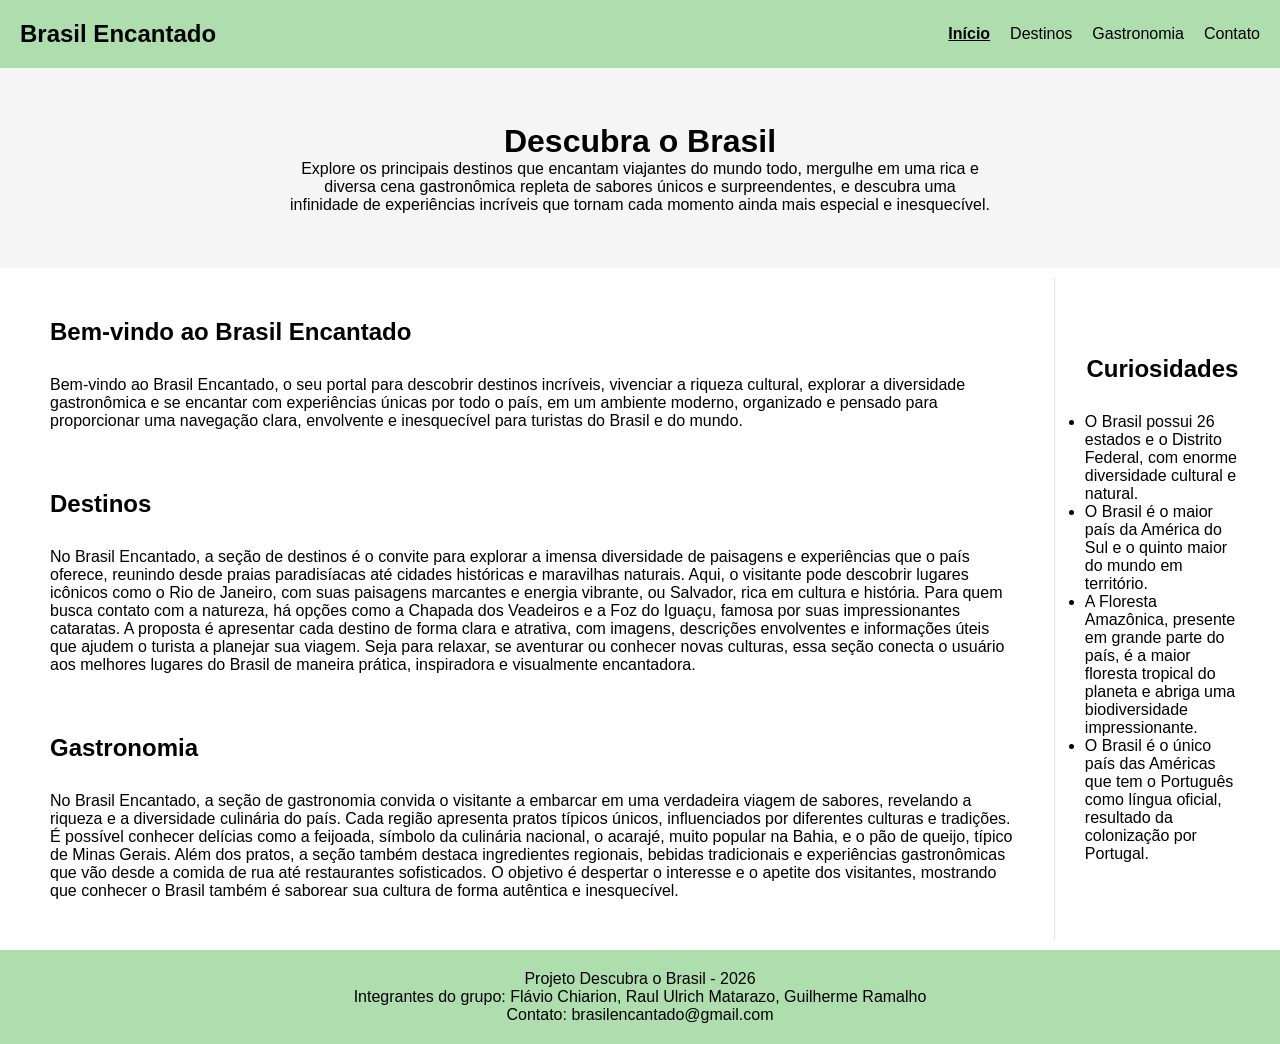
<file: index.html>
<!doctype html>
<html lang="pt-BR">
  <head>
    <meta charset="UTF-8" />
    <meta name="viewport" content="width=device-width, initial-scale=1.0" />
    <title>Descubra o Brasil</title>
    <link rel="stylesheet" href="css/style.css" />
  </head>
  <body>
    <nav>
      <h1>Brasil Encantado</h1>
      <ul>
        <li><a href="index.html" class="link-ativo">Início</a></li>
        <li><a href="destinos.html">Destinos</a></li>
        <li><a href="gastronomia.html">Gastronomia</a></li>
        <li><a href="contato.html">Contato</a></li>
      </ul>
    </nav>

    <header>
      <h1>Descubra o Brasil</h1>
      <p>
        Explore os principais destinos que encantam viajantes do mundo todo,
        mergulhe em uma rica e diversa cena gastronômica repleta de sabores
        únicos e surpreendentes, e descubra uma infinidade de experiências
        incríveis que tornam cada momento ainda mais especial e inesquecível.
      </p>
    </header>

    <main>
      <article>
        <section>
          <h2>Bem-vindo ao Brasil Encantado</h2>
          <p>
            Bem-vindo ao Brasil Encantado, o seu portal para descobrir destinos
            incríveis, vivenciar a riqueza cultural, explorar a diversidade
            gastronômica e se encantar com experiências únicas por todo o país,
            em um ambiente moderno, organizado e pensado para proporcionar uma
            navegação clara, envolvente e inesquecível para turistas do Brasil e
            do mundo.
          </p>
          <!-- <img
            src="img/turismo-no-brasil-tudo-sobre-historia-economia-oito-tipos.jpg"
            alt="Paisagem turística do Brasil"
          /> -->
        </section>
        <section>
          <h2>Destinos</h2>
          <p>
            No Brasil Encantado, a seção de destinos é o convite para explorar a
            imensa diversidade de paisagens e experiências que o país oferece,
            reunindo desde praias paradisíacas até cidades históricas e
            maravilhas naturais. Aqui, o visitante pode descobrir lugares
            icônicos como o Rio de Janeiro, com suas paisagens marcantes e
            energia vibrante, ou Salvador, rica em cultura e história. Para quem
            busca contato com a natureza, há opções como a Chapada dos Veadeiros
            e a Foz do Iguaçu, famosa por suas impressionantes cataratas. A
            proposta é apresentar cada destino de forma clara e atrativa, com
            imagens, descrições envolventes e informações úteis que ajudem o
            turista a planejar sua viagem. Seja para relaxar, se aventurar ou
            conhecer novas culturas, essa seção conecta o usuário aos melhores
            lugares do Brasil de maneira prática, inspiradora e visualmente
            encantadora.
          </p>
          <!-- <img
            src="img/turismo-no-brasil.jpg"
            alt="Paisagem turística do Brasil"
          /> -->
        </section>
        <section>
          <h2>Gastronomia</h2>
          <p>
            No Brasil Encantado, a seção de gastronomia convida o visitante a
            embarcar em uma verdadeira viagem de sabores, revelando a riqueza e
            a diversidade culinária do país. Cada região apresenta pratos
            típicos únicos, influenciados por diferentes culturas e tradições. É
            possível conhecer delícias como a feijoada, símbolo da culinária
            nacional, o acarajé, muito popular na Bahia, e o pão de queijo,
            típico de Minas Gerais. Além dos pratos, a seção também destaca
            ingredientes regionais, bebidas tradicionais e experiências
            gastronômicas que vão desde a comida de rua até restaurantes
            sofisticados. O objetivo é despertar o interesse e o apetite dos
            visitantes, mostrando que conhecer o Brasil também é saborear sua
            cultura de forma autêntica e inesquecível.
          </p>
          <!-- <img
            src="img/turismo-no-brasil.jpg"
            alt="Paisagem turística do Brasil"
          /> -->
        </section>
      </article>

      <aside>
        <h2>Curiosidades</h2>
        <ul>
          <li>
            O Brasil possui 26 estados e o Distrito Federal, com enorme
            diversidade cultural e natural.
          </li>
          <li>
            O Brasil é o maior país da América do Sul e o quinto maior do mundo
            em território.
          </li>
          <li>
            A Floresta Amazônica, presente em grande parte do país, é a maior
            floresta tropical do planeta e abriga uma biodiversidade
            impressionante.
          </li>
          <li>
            O Brasil é o único país das Américas que tem o Português como língua
            oficial, resultado da colonização por Portugal.
          </li>
        </ul>
      </aside>
    </main>

    <footer>
      <p>Projeto Descubra o Brasil - 2026</p>
      <p>
        Integrantes do grupo: Flávio Chiarion, Raul Ulrich Matarazo, Guilherme
        Ramalho
      </p>
      <p>Contato: brasilencantado@gmail.com</p>
    </footer>
  </body>
</html>
</file>
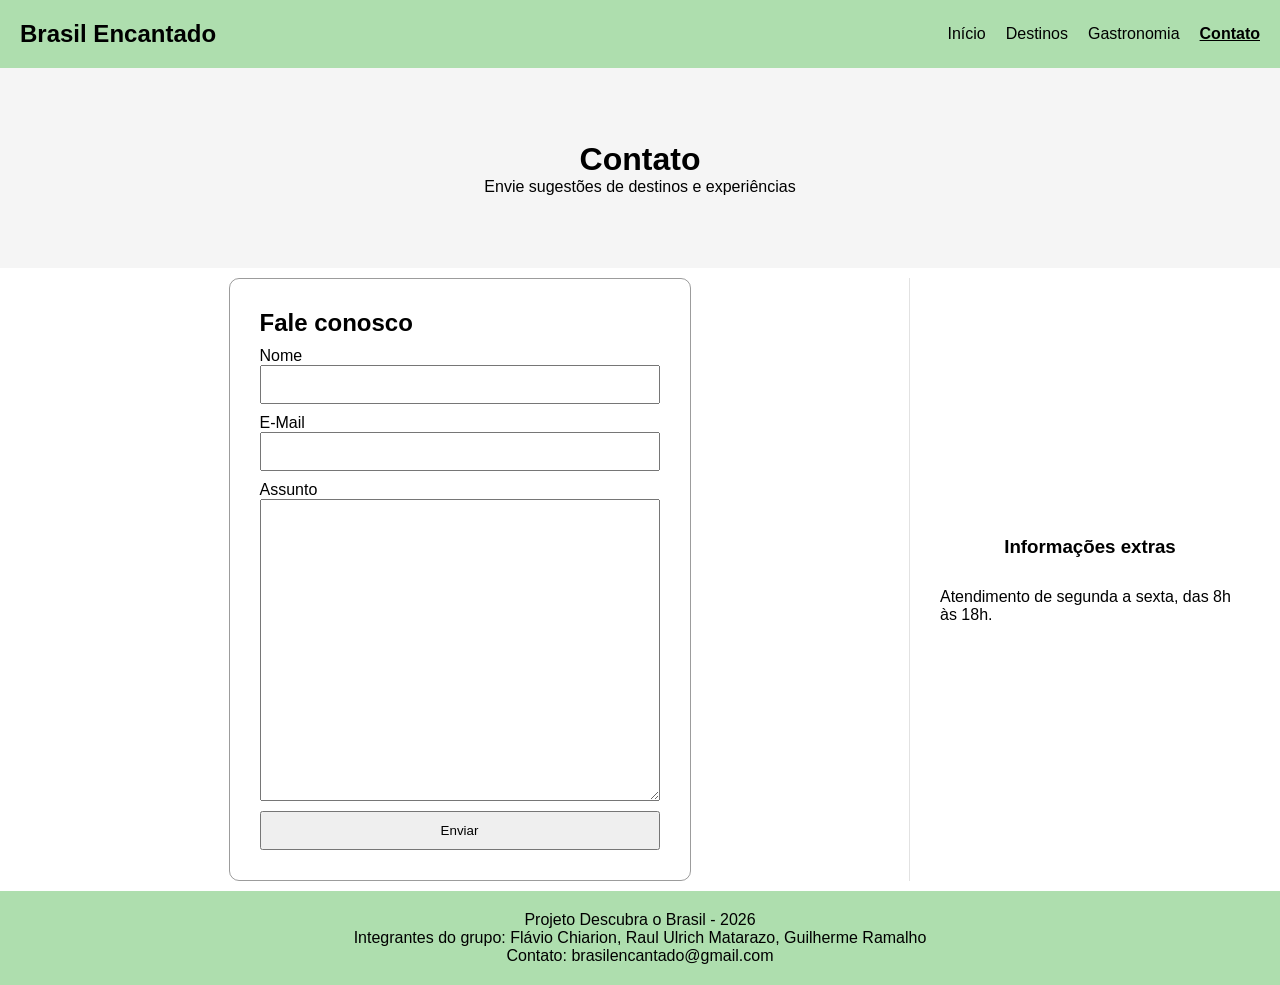
<file: contato.html>
<!doctype html>
<html lang="pt-BR">
  <head>
    <meta charset="UTF-8" />
    <meta name="viewport" content="width=device-width, initial-scale=1.0" />
    <title>Contato - Descubra o Brasil</title>
    <link rel="stylesheet" href="css/style.css" />
  </head>
  <body>
    <nav>
      <h1>Brasil Encantado</h1>
      <ul>
        <li><a href="index.html">Início</a></li>
        <li><a href="destinos.html">Destinos</a></li>
        <li><a href="gastronomia.html">Gastronomia</a></li>
        <li><a href="contato.html" class="link-ativo">Contato</a></li>
      </ul>
    </nav>

    <header>
      <h1>Contato</h1>
      <p>Envie sugestões de destinos e experiências</p>
    </header>

    <main>
      <div class="form">
        <form action="">
          <h2>Fale conosco</h2>
          <div class="inputs">
            <label for="">Nome</label>
            <input type="text" />
          </div>
          <div class="inputs">
            <label for="">E-Mail</label>
            <input type="email" />
          </div>
          <div class="inputs">
            <label for="">Assunto</label>
            <textarea rows="20" name="" id=""></textarea>
          </div>
          <input type="submit" value="Enviar">
        </form>
      </div>

      <aside>
        <h3>Informações extras</h3>
        <p>Atendimento de segunda a sexta, das 8h às 18h.</p>
      </aside>
    </main>

    <footer>
      <p>Projeto Descubra o Brasil - 2026</p>
      <p>
        Integrantes do grupo: Flávio Chiarion, Raul Ulrich Matarazo, Guilherme
        Ramalho
      </p>
      <p>Contato: brasilencantado@gmail.com</p>
    </footer>
  </body>
</html>
</file>
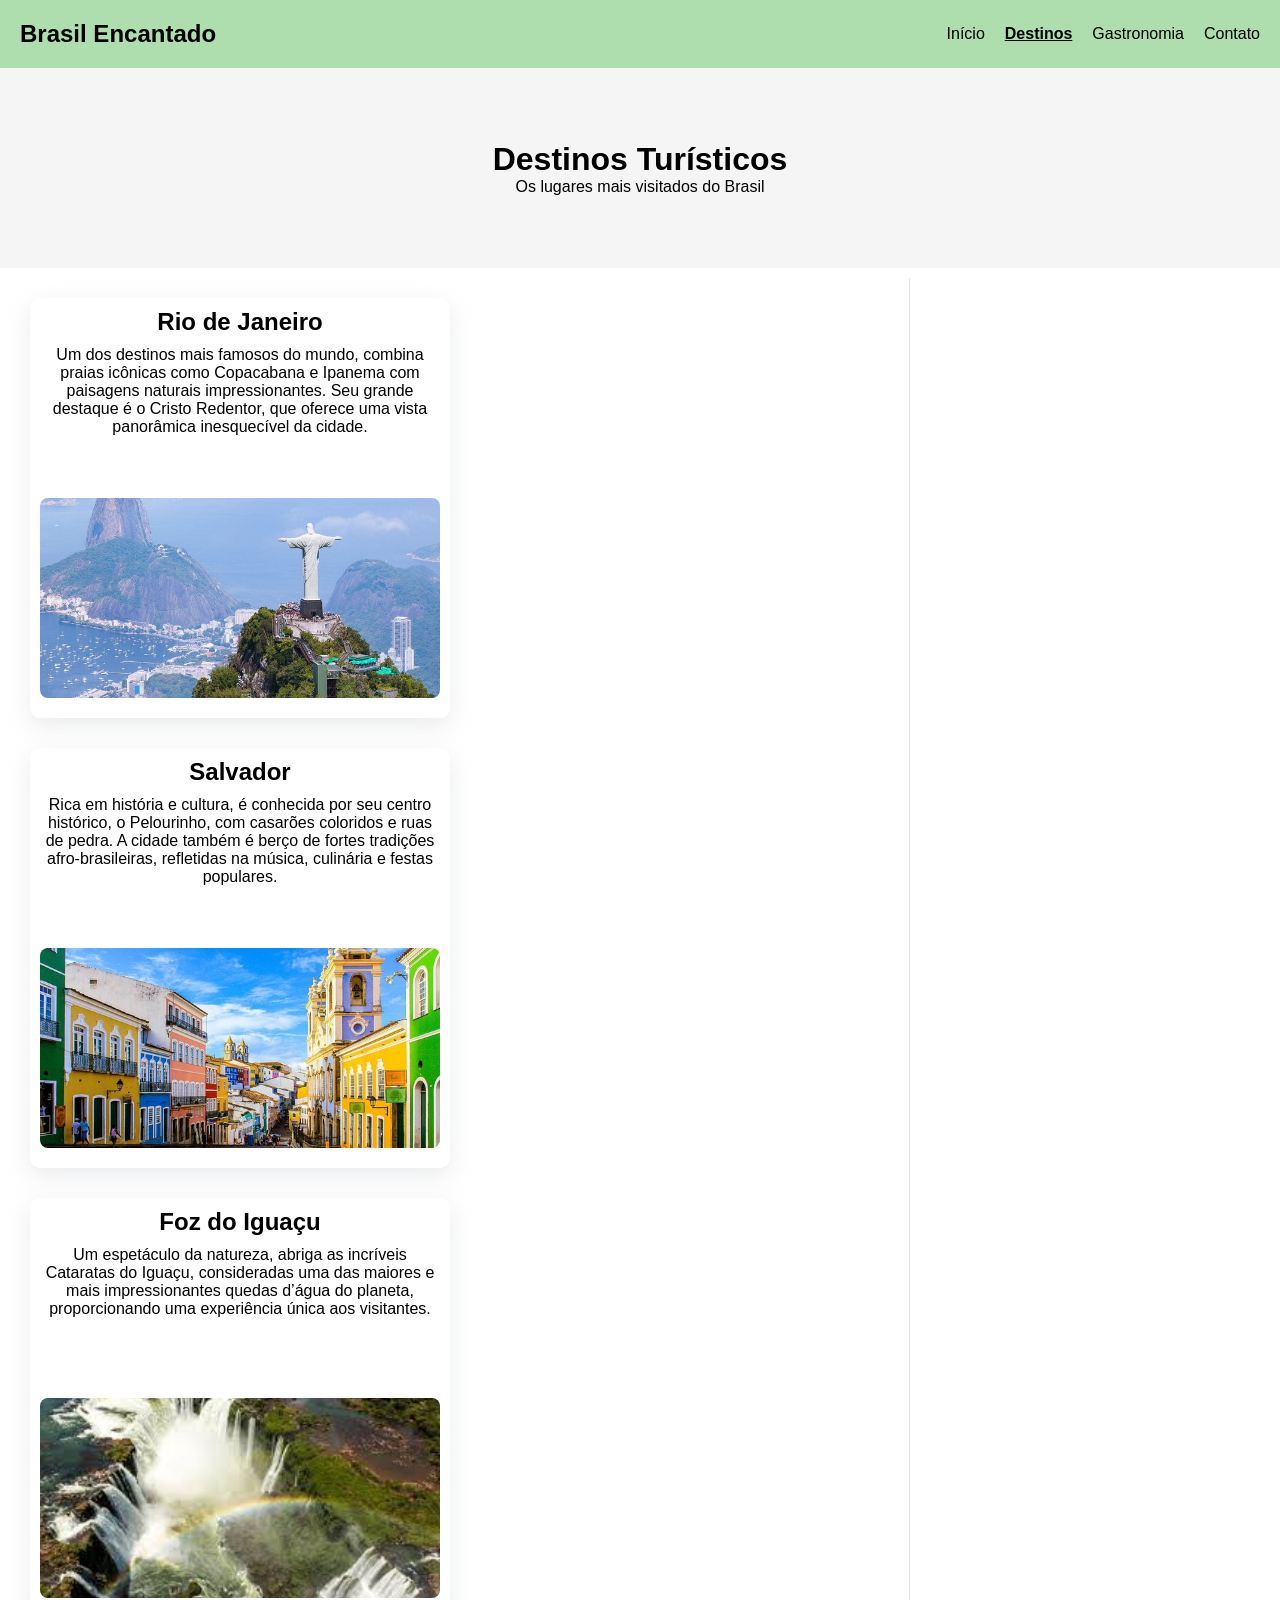
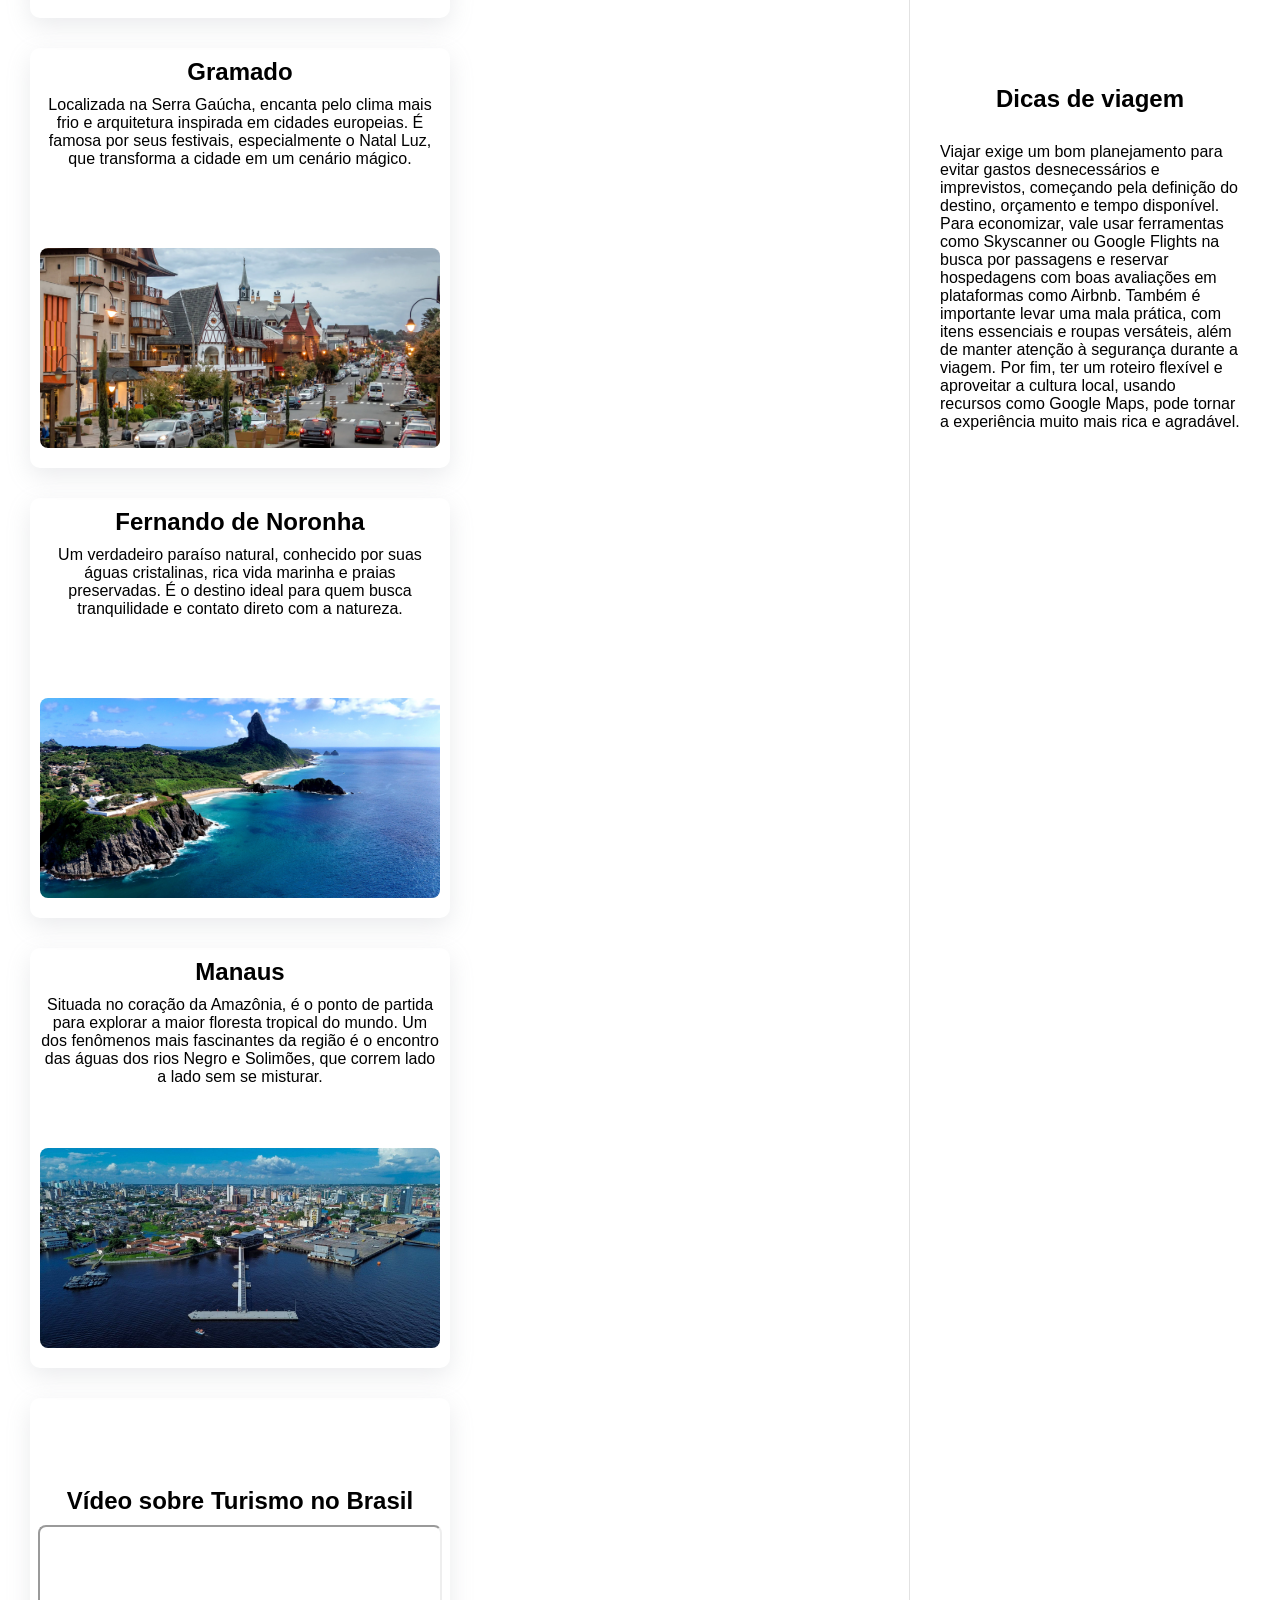
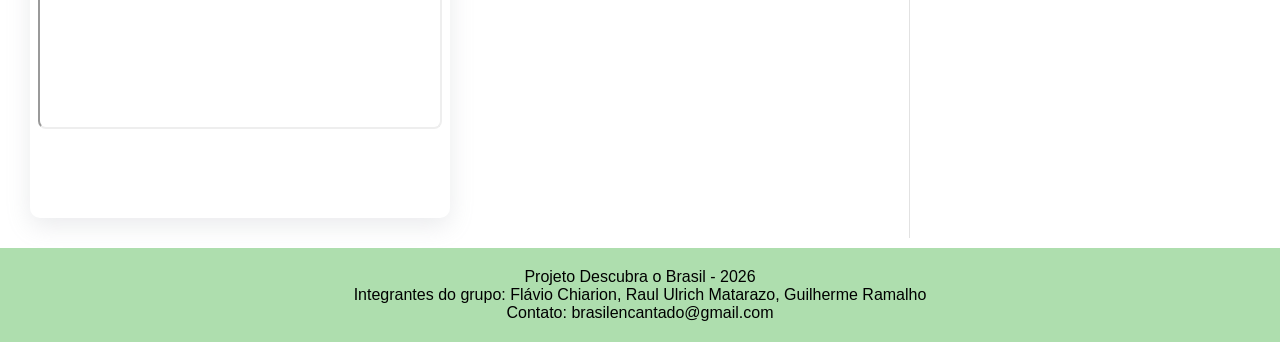
<file: destinos.html>
<!doctype html>
<html lang="pt-BR">
  <head>
    <meta charset="UTF-8" />
    <meta name="viewport" content="width=device-width, initial-scale=1.0" />
    <title>Destinos - Descubra o Brasil</title>
    <link rel="stylesheet" href="css/style.css" />
  </head>
  <body>
    <nav>
      <h1>Brasil Encantado</h1>
      <ul>
        <li><a href="index.html">Início</a></li>
        <li><a href="destinos.html" class="link-ativo">Destinos</a></li>
        <li><a href="gastronomia.html">Gastronomia</a></li>
        <li><a href="contato.html">Contato</a></li>
      </ul>
    </nav>

    <header>
      <h1>Destinos Turísticos</h1>
      <p>Os lugares mais visitados do Brasil</p>
    </header>

    <main>
      <section>
        <div class="card">
          <h2>Rio de Janeiro</h2>
          <p>
            Um dos destinos mais famosos do mundo, combina praias icônicas como
            Copacabana e Ipanema com paisagens naturais impressionantes. Seu
            grande destaque é o Cristo Redentor, que oferece uma vista
            panorâmica inesquecível da cidade.
          </p>
          <img src="img/cristo-redentor-.jpg" alt="Praia e paisagem do Rio de Janeiro" />
        </div>

        <div class="card">
          <h2>Salvador</h2>
          <p>
            Rica em história e cultura, é conhecida por seu centro histórico, o
            Pelourinho, com casarões coloridos e ruas de pedra. A cidade também
            é berço de fortes tradições afro-brasileiras, refletidas na música,
            culinária e festas populares.
          </p>
          <img src="img/salvador.jpg" alt="Centro histórico de Salvador" />
        </div>

        <div class="card">
          <h2>Foz do Iguaçu</h2>
          <p>
            Um espetáculo da natureza, abriga as incríveis Cataratas do Iguaçu,
            consideradas uma das maiores e mais impressionantes quedas d’água do
            planeta, proporcionando uma experiência única aos visitantes.
          </p>
          <img src="img/foz.jpg" alt="Cataratas do Iguaçu" />
        </div>

        <div class="card">
          <h2>Gramado</h2>
          <p>
            Localizada na Serra Gaúcha, encanta pelo clima mais frio e
            arquitetura inspirada em cidades europeias. É famosa por seus
            festivais, especialmente o Natal Luz, que transforma a cidade em um
            cenário mágico.
          </p>
          <img src="img/gramado.webp" alt="Cataratas do Iguaçu" />
        </div>

        <div class="card">
          <h2>Fernando de Noronha</h2>
          <p>
            Um verdadeiro paraíso natural, conhecido por suas águas cristalinas,
            rica vida marinha e praias preservadas. É o destino ideal para quem
            busca tranquilidade e contato direto com a natureza.
          </p>
          <img src="img/fernando.jpg" alt="Cataratas do Iguaçu" />
        </div>

        <div class="card">
          <h2>Manaus</h2>
          <p>
            Situada no coração da Amazônia, é o ponto de partida para explorar a
            maior floresta tropical do mundo. Um dos fenômenos mais fascinantes
            da região é o encontro das águas dos rios Negro e Solimões, que
            correm lado a lado sem se misturar.
          </p>
          <img src="img/manaus.jpeg" alt="Cataratas do Iguaçu" />
        </div>

        <!-- <h2>Vídeo sobre turismo no Brasil</h2> -->
        <!-- <iframe
          width="560"
          height="315"
          src="Video do rj"
          title="Turismo no Brasil"
          allowfullscreen
        >
        </iframe> -->
        <div class="card">
  <h2>Vídeo sobre Turismo no Brasil</h2>
  <iframe 
    src="https://www.youtube.com/embed/SqBiaZbMwfw?si=ZjwbbABQ2_fWaXrT" title="YouTube video player" 
    title="Turismo no Brasil"
    allowfullscreen>
  </iframe>
</div>
      </section>

      <aside>
        <h2>Dicas de viagem</h2>
        <p>
          Viajar exige um bom planejamento para evitar gastos desnecessários e
          imprevistos, começando pela definição do destino, orçamento e tempo
          disponível. Para economizar, vale usar ferramentas como Skyscanner ou
          Google Flights na busca por passagens e reservar hospedagens com boas
          avaliações em plataformas como Airbnb. Também é importante levar uma
          mala prática, com itens essenciais e roupas versáteis, além de manter
          atenção à segurança durante a viagem. Por fim, ter um roteiro flexível
          e aproveitar a cultura local, usando recursos como Google Maps, pode
          tornar a experiência muito mais rica e agradável.
        </p>
      </aside>
    </main>

    <footer>
      <p>Projeto Descubra o Brasil - 2026</p>
      <p>
        Integrantes do grupo: Flávio Chiarion, Raul Ulrich Matarazo, Guilherme
        Ramalho
      </p>
      <p>Contato: brasilencantado@gmail.com</p>
    </footer>
  </body>
</html>
</file>
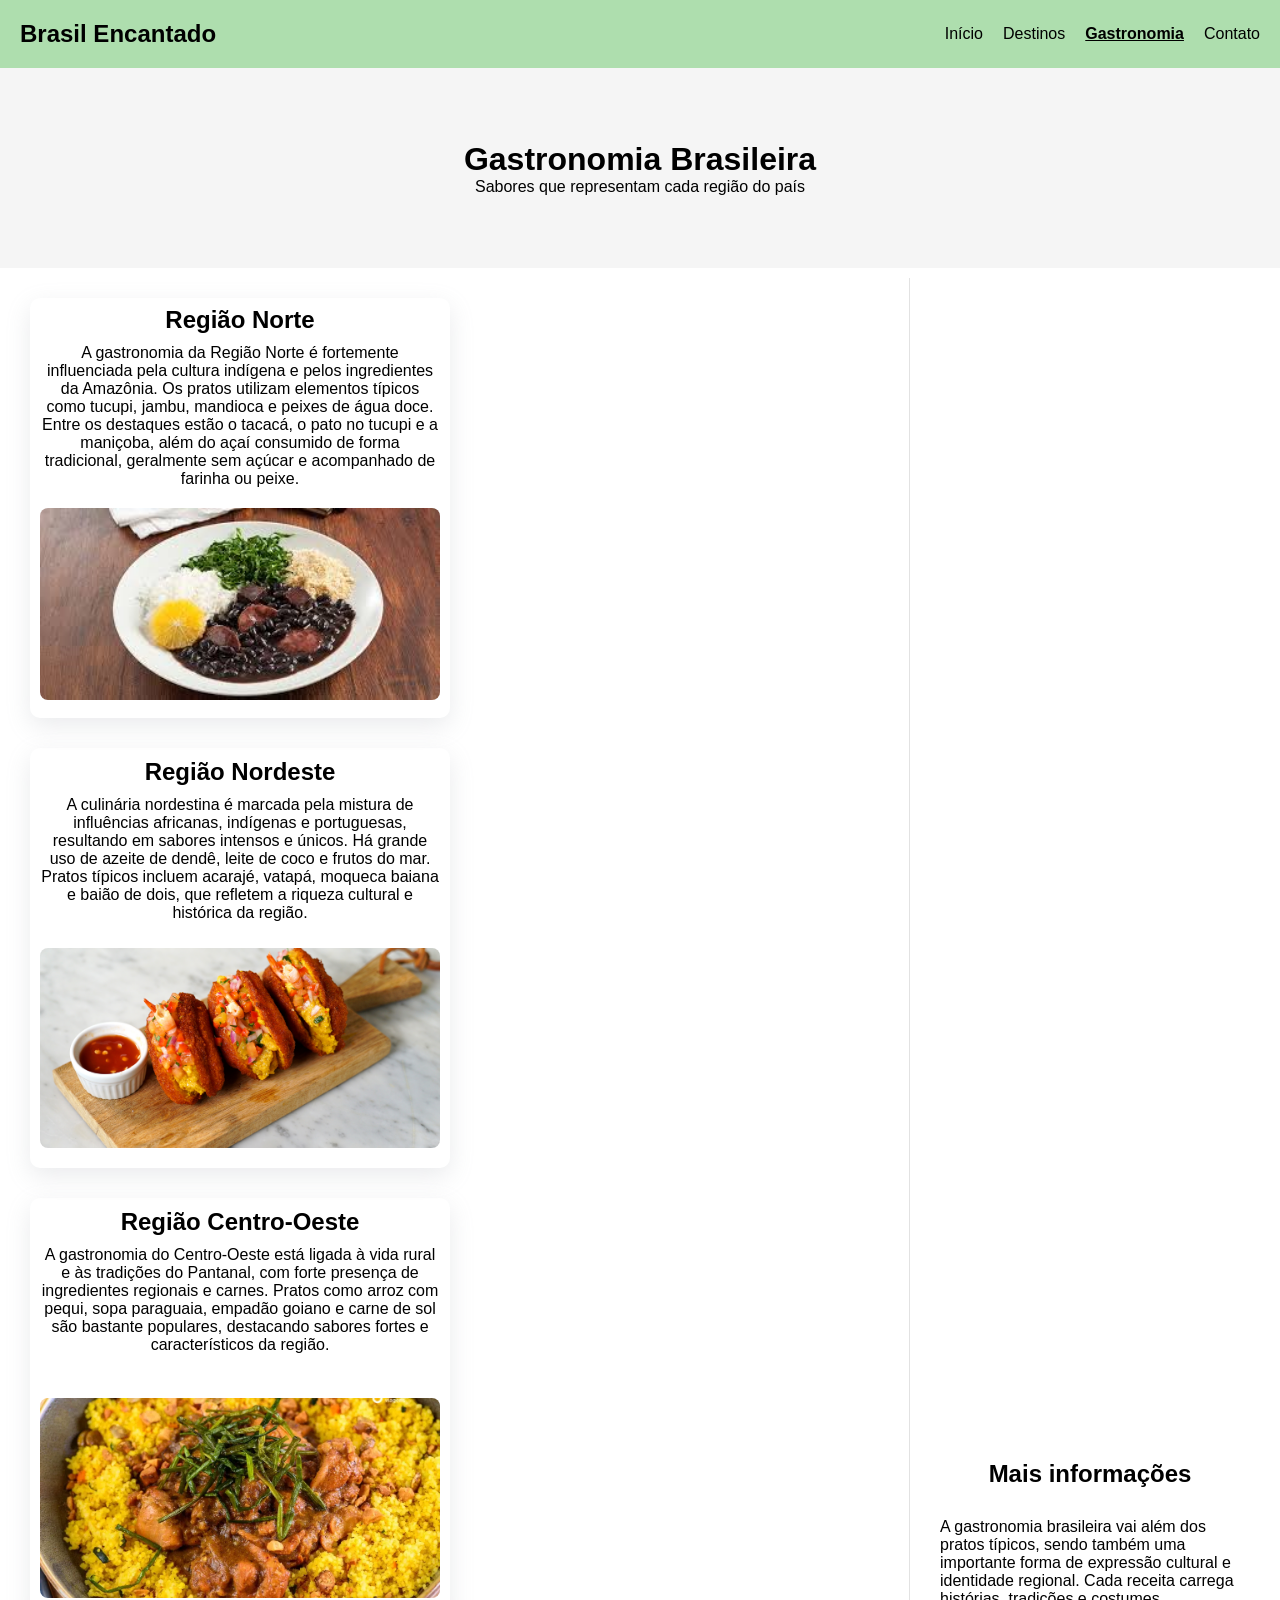
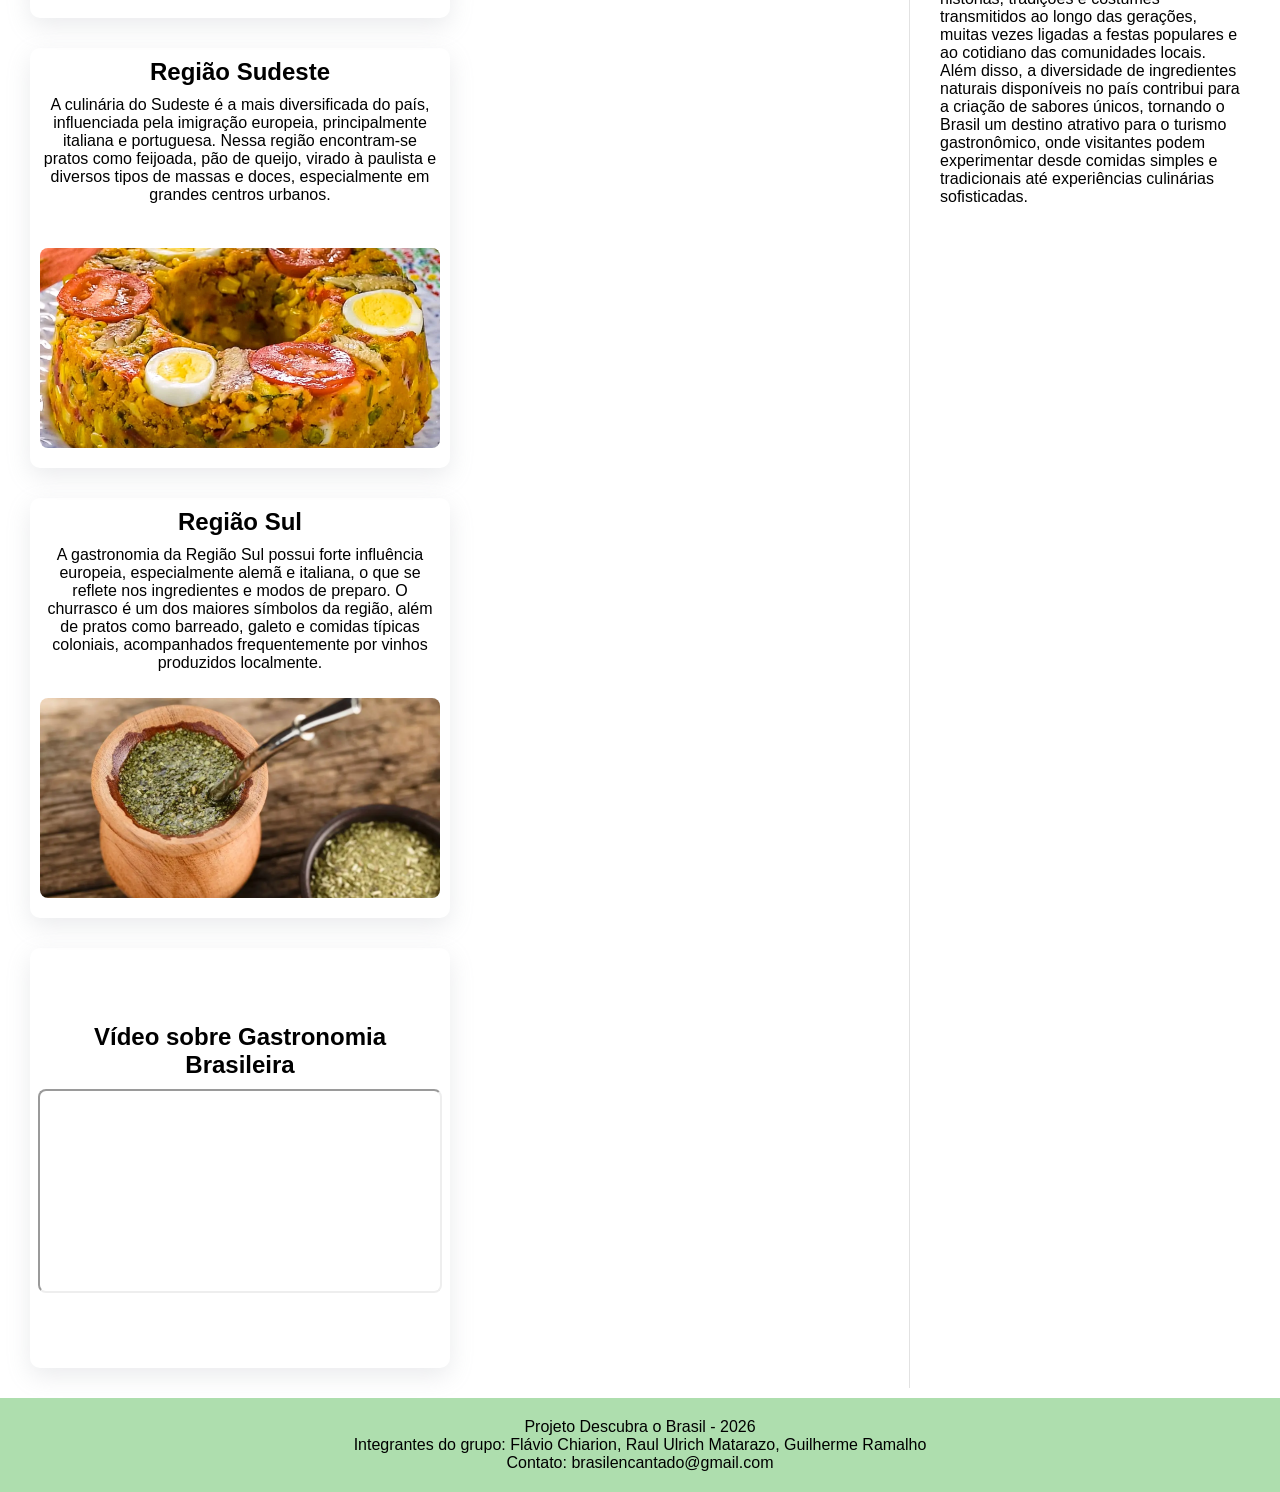
<file: gastronomia.html>
<!doctype html>
<html lang="pt-BR">
  <head>
    <meta charset="UTF-8" />
    <meta name="viewport" content="width=device-width, initial-scale=1.0" />
    <title>Gastronomia - Descubra o Brasil</title>
    <link rel="stylesheet" href="css/style.css" />
  </head>
  <body>
    <nav>
      <h1>Brasil Encantado</h1>
      <ul>
        <li><a href="index.html">Início</a></li>
        <li><a href="destinos.html">Destinos</a></li>
        <li><a href="gastronomia.html" class="link-ativo">Gastronomia</a></li>
        <li><a href="contato.html">Contato</a></li>
      </ul>
    </nav>

    <header>
      <h1>Gastronomia Brasileira</h1>
      <p>Sabores que representam cada região do país</p>
    </header>

    <main>
      <section>
        <div class="card">
          <h2>Região Norte</h2>
          <p>
            A gastronomia da Região Norte é fortemente influenciada pela cultura
            indígena e pelos ingredientes da Amazônia. Os pratos utilizam
            elementos típicos como tucupi, jambu, mandioca e peixes de água
            doce. Entre os destaques estão o tacacá, o pato no tucupi e a
            maniçoba, além do açaí consumido de forma tradicional, geralmente
            sem açúcar e acompanhado de farinha ou peixe.
          </p>
          <img src="img/feijoada.jpg" alt="Prato de feijoada" />
        </div>

        <div class="card">
          <h2>Região Nordeste</h2>
          <p>
            A culinária nordestina é marcada pela mistura de influências
            africanas, indígenas e portuguesas, resultando em sabores intensos e
            únicos. Há grande uso de azeite de dendê, leite de coco e frutos do
            mar. Pratos típicos incluem acarajé, vatapá, moqueca baiana e baião
            de dois, que refletem a riqueza cultural e histórica da região.
          </p>
          <img src="img/acaraje.jpg" alt="Acarajé tradicional baiano" />
        </div>

        <div class="card">
          <h2>Região Centro-Oeste</h2>
          <p>
            A gastronomia do Centro-Oeste está ligada à vida rural e às
            tradições do Pantanal, com forte presença de ingredientes regionais
            e carnes. Pratos como arroz com pequi, sopa paraguaia, empadão
            goiano e carne de sol são bastante populares, destacando sabores
            fortes e característicos da região.
          </p>
          <img src="img/centro oeste.webp" alt="Acarajé tradicional baiano" />
        </div>

        <div class="card">
          <h2>Região Sudeste</h2>
          <p>
            A culinária do Sudeste é a mais diversificada do país, influenciada
            pela imigração europeia, principalmente italiana e portuguesa. Nessa
            região encontram-se pratos como feijoada, pão de queijo, virado à
            paulista e diversos tipos de massas e doces, especialmente em
            grandes centros urbanos.
          </p>
          <img src="img/sudoeste.webp" alt="Acarajé tradicional baiano" />
        </div>

        <div class="card">
          <h2>Região Sul</h2>
          <p>
            A gastronomia da Região Sul possui forte influência europeia,
            especialmente alemã e italiana, o que se reflete nos ingredientes e
            modos de preparo. O churrasco é um dos maiores símbolos da região,
            além de pratos como barreado, galeto e comidas típicas coloniais,
            acompanhados frequentemente por vinhos produzidos localmente.
          </p>
          <img src="img/sul.webp" alt="Acarajé tradicional baiano" />
        </div>
        <div class="card">
  <h2>Vídeo sobre Gastronomia Brasileira</h2>
  <iframe 
    src="https://www.youtube.com/embed/lZChsh8wmeA?si=XoTRSZ5osg2XsIvL" title="YouTube video player" 
    title="Culinária Brasileira"
    allowfullscreen>
  </iframe>
</div>
      </section>

      <aside>
        <h2>Mais informações</h2>
        <p>
          A gastronomia brasileira vai além dos pratos típicos, sendo também uma
          importante forma de expressão cultural e identidade regional. Cada
          receita carrega histórias, tradições e costumes transmitidos ao longo
          das gerações, muitas vezes ligadas a festas populares e ao cotidiano
          das comunidades locais. Além disso, a diversidade de ingredientes
          naturais disponíveis no país contribui para a criação de sabores
          únicos, tornando o Brasil um destino atrativo para o turismo
          gastronômico, onde visitantes podem experimentar desde comidas simples
          e tradicionais até experiências culinárias sofisticadas.
        </p>
      </aside>
    </main>

    <footer>
      <p>Projeto Descubra o Brasil - 2026</p>
      <p>
        Integrantes do grupo: Flávio Chiarion, Raul Ulrich Matarazo, Guilherme
        Ramalho
      </p>
      <p>Contato: brasilencantado@gmail.com</p>
    </footer>
  </body>
</html>
</file>
<file: css/style.css>
* {
    margin: 0;
    padding: 0;
    font-family: Arial;
}

body {
    display: flex;
    flex-direction: column;
    min-height: 100vh;
}

nav {
    display: flex;
    background-color: rgba(41, 168, 41, 0.377);
    align-items: center;
    justify-content: space-between;
    padding: 20px;
    flex-wrap: wrap;
}

nav ul {
    display: flex;
    list-style: none;
    gap: 20px;
}

nav a {
    text-decoration: none;
    color: black;

}

nav a:hover {
    text-decoration: underline;
}

.link-ativo {
    font-weight: bold;
    text-decoration: underline;
}

header {
    text-align: center;
    flex-direction: column;
    display: flex;
    justify-content: center;
    align-items: center;
    height: 200px;
    background-color: whitesmoke;
}

header p {
    width: 700px;
}

main {
    display: flex;
    justify-content: space-between;
    padding: 10px;
}

article {
    padding: 20px;
    display: flex;
    flex-direction: column;
    gap: 20px;
}

aside {
    display: flex;
    flex-direction: column;
    align-items: center;
    justify-content: center;
    gap: 30px;
    padding: 30px;
    border-left: 1px solid rgba(128, 128, 128, 0.233);
}

aside p {
    width: 300px;
}

section {
    /* background-color: antiquewhite; */
    display: flex;
    padding: 20px;
    flex-wrap: wrap;
    gap: 30px;
}

.form {
    flex: 1;
    display: flex;
    justify-content: center;
    align-items: center;
    flex-direction: column;
}
form {
    flex: 1;
    display: flex;
    flex-direction: column;
    padding: 30px;
    border-radius: 10px;
    border: 1px solid rgba(0, 0, 0, 0.39);
    height: 600px;
    width: 400px;
    gap: 10px;
}
form input {
    padding: 10px;
}

.inputs {
    display: flex;

    flex-direction: column;
}

img {
    width: 100%;
    max-width: 700px;
    height: auto;
    margin: 10px auto;
    display: block;
}

iframe {
    width: 100%;
    max-width: 600px;
    height: 315px;
}

footer {
    margin-top: auto;
    text-align: center;
    padding: 20px;
    background-color: rgba(41, 168, 41, 0.377);
}

.card {
    display: flex;
    flex-direction: column;
    align-items: center;
    justify-content: center;
    text-align: center;
    box-shadow: rgba(149, 157, 165, 0.2) 0px 8px 24px;
    height: 400px;
    width: 400px;
    border-radius: 10px;
    gap: 30px;
    padding: 10px;
}

.card p {
    flex: 1;
}

.card img {
    flex: 1;
}

section img {
    width: 100%;
    height: 200px;
    object-fit: cover;
    border-radius: 8px;
}

.card iframe {
    width: 100%;
    height: 200px;
    border-radius: 8px;
}

.card {
    display: flex;
    flex-direction: column;
    gap: 10px;
}
</file>
